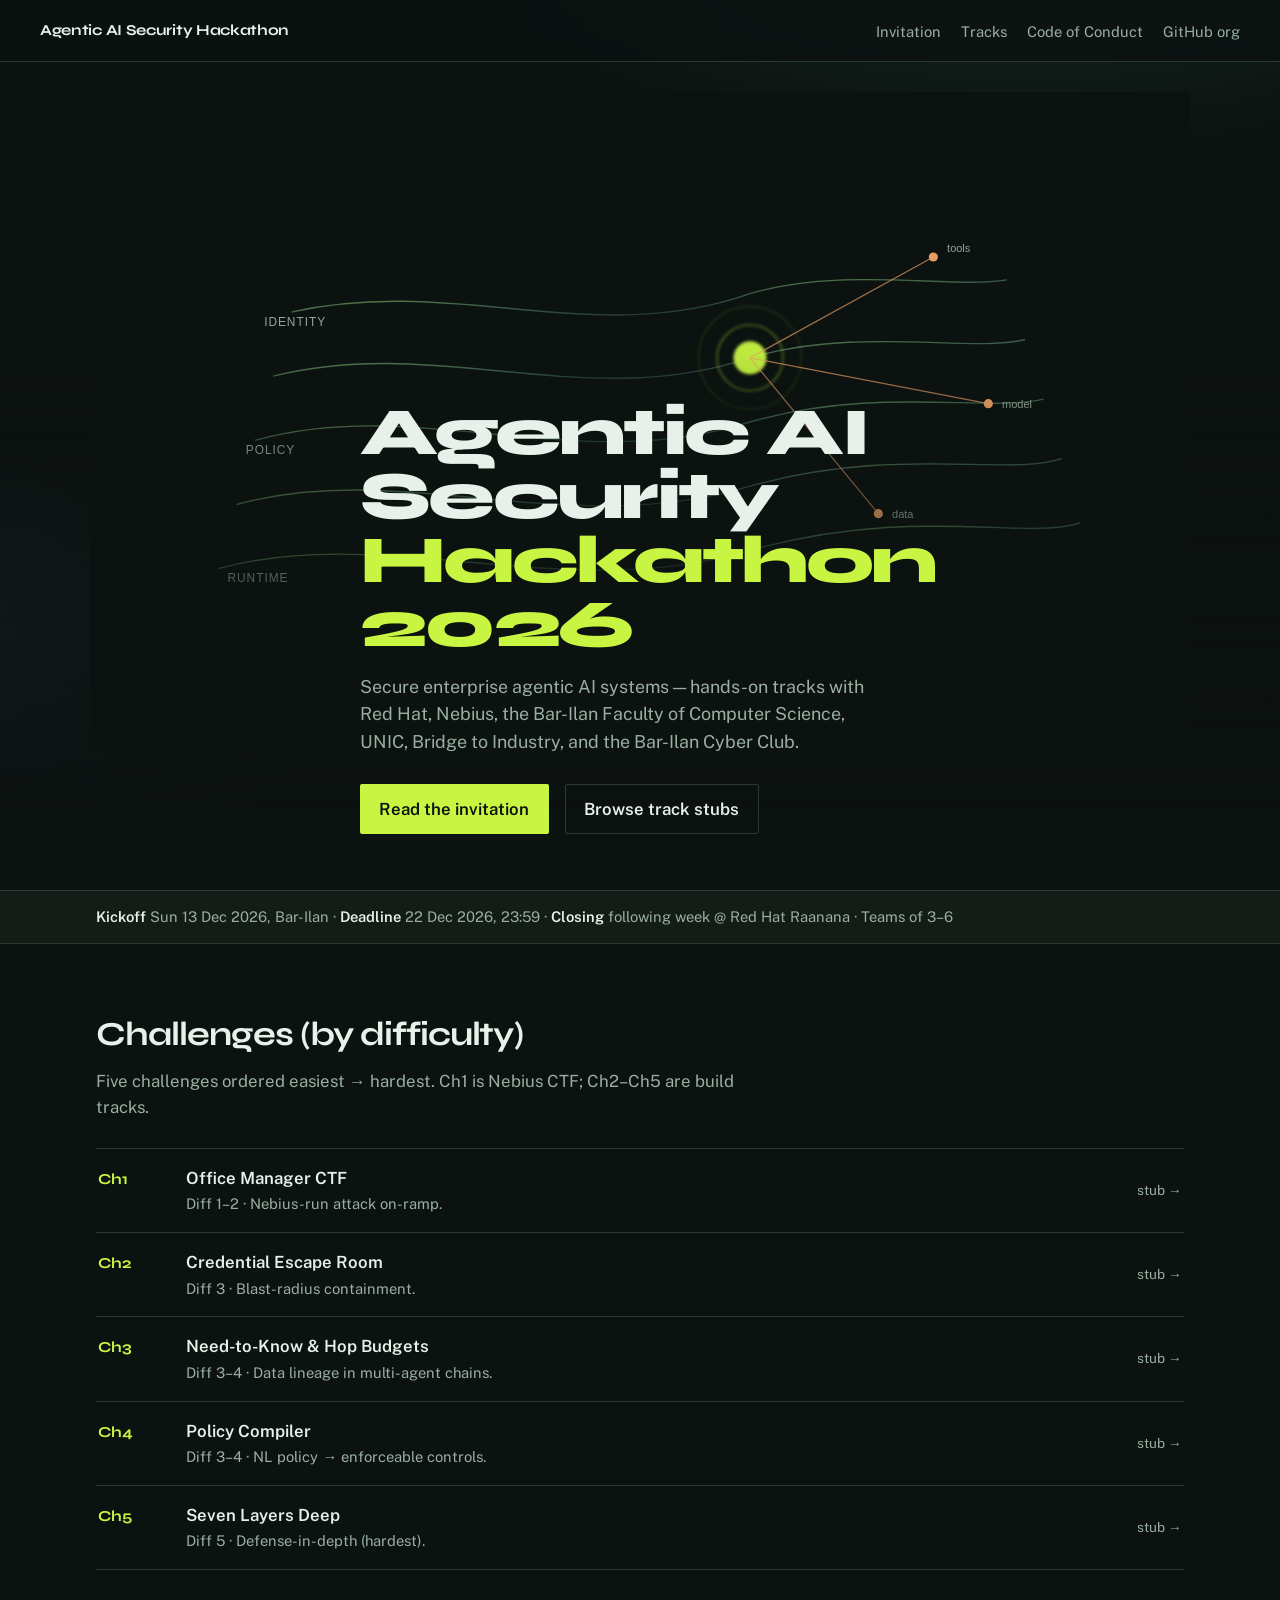
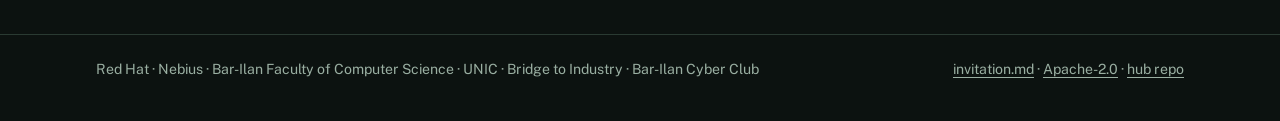
<file: docs/index.html>
<!DOCTYPE html>
<html lang="en">
<head>
  <meta charset="utf-8">
  <meta name="viewport" content="width=device-width, initial-scale=1">
  <title>Agentic AI Security Hackathon 2026</title>
  <meta name="description" content="Kickoff 13 Dec 2026 · deadline 22 Dec · Red Hat + Nebius · Bar-Ilan. Invitation and challenge stubs.">
  <link rel="preconnect" href="https://fonts.googleapis.com">
  <link rel="preconnect" href="https://fonts.gstatic.com" crossorigin>
  <link href="https://fonts.googleapis.com/css2?family=Public+Sans:wght@400;600;700&family=Syne:wght@700;800&display=swap" rel="stylesheet">
  <link rel="stylesheet" href="assets/site.css">
</head>
<body>
  <nav class="site-nav" aria-label="Primary">
    <a class="brand" href="./">Agentic AI Security Hackathon</a>
    <ul class="links">
      <li><a href="invitation.html">Invitation</a></li>
      <li><a href="tracks/">Tracks</a></li>
      <li><a href="https://github.com/agentic-ai-security-biu-2026/hackathon-hub/blob/main/CODE_OF_CONDUCT.md">Code of Conduct</a></li>
      <li><a href="https://github.com/agentic-ai-security-biu-2026">GitHub org</a></li>
    </ul>
  </nav>

  <header class="hero">
    <div class="hero-visual" aria-hidden="true"></div>
    <div class="hero-copy wrap">
      <h1 class="hero-brand">Agentic AI<br>Security<span>Hackathon 2026</span></h1>
      <p class="hero-lead">Secure enterprise agentic AI systems — hands-on tracks with Red Hat, Nebius, the Bar-Ilan Faculty of Computer Science, UNIC, Bridge to Industry, and the Bar-Ilan Cyber Club.</p>
      <div class="cta-row">
        <a class="btn btn-primary" href="invitation.html">Read the invitation</a>
        <a class="btn btn-ghost" href="tracks/">Browse track stubs</a>
      </div>
    </div>
  </header>

  <div class="meta-strip">
    <div class="wrap">
      <strong>Kickoff</strong> Sun 13 Dec 2026, Bar-Ilan
      · <strong>Deadline</strong> 22 Dec 2026, 23:59
      · <strong>Closing</strong> following week @ Red Hat Raanana
      · Teams of 3–6
    </div>
  </div>

  <main>
    <section class="section wrap" id="tracks-preview" aria-labelledby="tracks-heading">
      <h2 id="tracks-heading">Challenges (by difficulty)</h2>
      <p class="lede">Five challenges ordered easiest → hardest. Ch1 is Nebius CTF; Ch2–Ch5 are build tracks.</p>
      <ul class="track-list">
        <li>
          <a href="tracks/?src=starter-ch1-office-manager.md">
            <span class="id">Ch1</span>
            <span>
              <span class="title">Office Manager CTF</span>
              <p class="blurb">Diff 1–2 · Nebius-run attack on-ramp.</p>
            </span>
            <span class="go">stub →</span>
          </a>
        </li>
        <li>
          <a href="tracks/?src=starter-ch2-credential-escape.md">
            <span class="id">Ch2</span>
            <span>
              <span class="title">Credential Escape Room</span>
              <p class="blurb">Diff 3 · Blast-radius containment.</p>
            </span>
            <span class="go">stub →</span>
          </a>
        </li>
        <li>
          <a href="tracks/?src=starter-ch3-hop-budgets.md">
            <span class="id">Ch3</span>
            <span>
              <span class="title">Need-to-Know &amp; Hop Budgets</span>
              <p class="blurb">Diff 3–4 · Data lineage in multi-agent chains.</p>
            </span>
            <span class="go">stub →</span>
          </a>
        </li>
        <li>
          <a href="tracks/?src=starter-ch4-policy-compiler.md">
            <span class="id">Ch4</span>
            <span>
              <span class="title">Policy Compiler</span>
              <p class="blurb">Diff 3–4 · NL policy → enforceable controls.</p>
            </span>
            <span class="go">stub →</span>
          </a>
        </li>
        <li>
          <a href="tracks/?src=starter-ch5-seven-layers.md">
            <span class="id">Ch5</span>
            <span>
              <span class="title">Seven Layers Deep</span>
              <p class="blurb">Diff 5 · Defense-in-depth (hardest).</p>
            </span>
            <span class="go">stub →</span>
          </a>
        </li>
      </ul>
    </section>
  </main>

  <footer class="site-footer">
    <div class="wrap">
      <span>Red Hat · Nebius · Bar-Ilan Faculty of Computer Science · UNIC · Bridge to Industry · Bar-Ilan Cyber Club</span>
      <span>
        <a href="invitation-en.md">invitation.md</a>
        ·
        <a href="https://github.com/agentic-ai-security-biu-2026/hackathon-hub/blob/main/LICENSING.md">Apache-2.0</a>
        ·
        <a href="https://github.com/agentic-ai-security-biu-2026/hackathon-hub">hub repo</a>
      </span>
    </div>
  </footer>
</body>
</html>
</file>
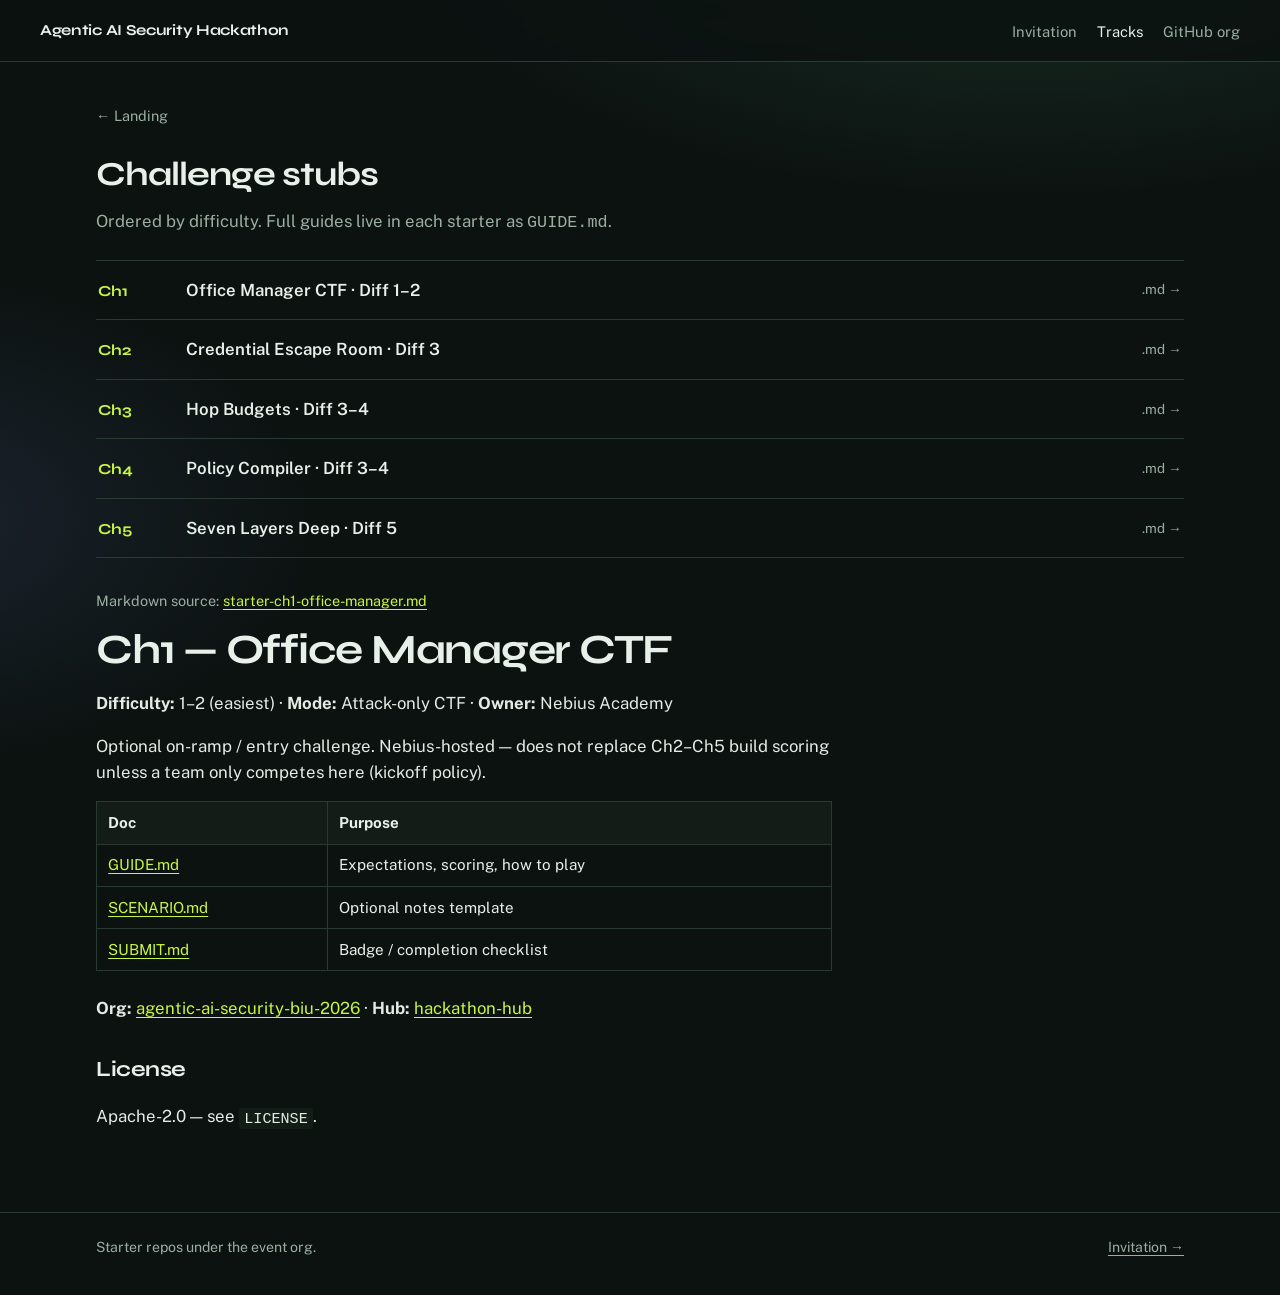
<file: docs/tracks/index.html>
<!DOCTYPE html>
<html lang="en">
<head>
  <meta charset="utf-8">
  <meta name="viewport" content="width=device-width, initial-scale=1">
  <title>Tracks — Agentic AI Security Hackathon 2026</title>
  <link rel="preconnect" href="https://fonts.googleapis.com">
  <link rel="preconnect" href="https://fonts.gstatic.com" crossorigin>
  <link href="https://fonts.googleapis.com/css2?family=Public+Sans:wght@400;600;700&family=Syne:wght@700;800&display=swap" rel="stylesheet">
  <link rel="stylesheet" href="../assets/site.css">
</head>
<body>
  <nav class="site-nav" aria-label="Primary">
    <a class="brand" href="../">Agentic AI Security Hackathon</a>
    <ul class="links">
      <li><a href="../invitation.html">Invitation</a></li>
      <li><a href="./" aria-current="page">Tracks</a></li>
      <li><a href="https://github.com/agentic-ai-security-biu-2026">GitHub org</a></li>
    </ul>
  </nav>
  <main class="doc-page wrap">
    <a class="back" href="../">← Landing</a>
    <h1 style="font-family:var(--font-display);letter-spacing:-0.03em;margin:0 0 0.5rem;">Challenge stubs</h1>
    <p style="color:var(--muted);margin:0 0 1.5rem;max-width:40rem;">Ordered by difficulty. Full guides live in each starter as <code>GUIDE.md</code>.</p>
    <ul class="track-list" id="track-picker" style="margin-bottom:2rem;">
      <li><a href="?src=starter-ch1-office-manager.md"><span class="id">Ch1</span><span class="title">Office Manager CTF · Diff 1–2</span><span class="go">.md →</span></a></li>
      <li><a href="?src=starter-ch2-credential-escape.md"><span class="id">Ch2</span><span class="title">Credential Escape Room · Diff 3</span><span class="go">.md →</span></a></li>
      <li><a href="?src=starter-ch3-hop-budgets.md"><span class="id">Ch3</span><span class="title">Hop Budgets · Diff 3–4</span><span class="go">.md →</span></a></li>
      <li><a href="?src=starter-ch4-policy-compiler.md"><span class="id">Ch4</span><span class="title">Policy Compiler · Diff 3–4</span><span class="go">.md →</span></a></li>
      <li><a href="?src=starter-ch5-seven-layers.md"><span class="id">Ch5</span><span class="title">Seven Layers Deep · Diff 5</span><span class="go">.md →</span></a></li>
    </ul>
    <p id="source-link" style="font-size:0.9rem;color:var(--muted);"></p>
    <article id="md-root" aria-live="polite"></article>
  </main>
  <footer class="site-footer"><div class="wrap"><span>Starter repos under the event org.</span><a href="../invitation.html">Invitation →</a></div></footer>
  <script src="../assets/md.js"></script>
  <script>
    (function () {
      var allowed = {
        "starter-ch1-office-manager.md": true,
        "starter-ch2-credential-escape.md": true,
        "starter-ch3-hop-budgets.md": true,
        "starter-ch4-policy-compiler.md": true,
        "starter-ch5-seven-layers.md": true
      };
      var src = new URLSearchParams(location.search).get("src") || "starter-ch1-office-manager.md";
      if (!allowed[src]) src = "starter-ch1-office-manager.md";
      document.querySelectorAll("#track-picker a").forEach(function (a) {
        if (a.getAttribute("href") === "?src=" + src) a.setAttribute("aria-current", "page");
      });
      document.getElementById("source-link").innerHTML = 'Markdown source: <a href="' + src + '">' + src + "</a>";
      HubMD.mount(document.getElementById("md-root"), src);
    })();
  </script>
</body>
</html>
</file>
<file: docs/assets/site.css>
:root {
  --bg: #0c1210;
  --bg-elev: #141c18;
  --ink: #e8f0ea;
  --muted: #9aafa2;
  --line: #2a3a32;
  --accent: #c8f542;
  --accent-ink: #0c1210;
  --warm: #f0a56a;
  --font-display: "Syne", "Segoe UI", sans-serif;
  --font-body: "Public Sans", "Segoe UI", sans-serif;
  --max: 68rem;
  --pad: clamp(1.25rem, 4vw, 2.5rem);
}

*,
*::before,
*::after {
  box-sizing: border-box;
}

html {
  scroll-behavior: smooth;
}

body {
  margin: 0;
  min-height: 100vh;
  font-family: var(--font-body);
  font-size: 1.05rem;
  line-height: 1.55;
  color: var(--ink);
  background:
    radial-gradient(1200px 600px at 80% -10%, #1a3328 0%, transparent 55%),
    radial-gradient(900px 500px at -10% 40%, #1c2430 0%, transparent 50%),
    var(--bg);
}

a {
  color: var(--accent);
  text-underline-offset: 0.18em;
}

a:hover {
  color: #e8ff8a;
}

img {
  max-width: 100%;
  display: block;
}

.wrap {
  width: min(var(--max), 100% - 2 * var(--pad));
  margin-inline: auto;
}

.site-nav {
  display: flex;
  flex-wrap: wrap;
  gap: 0.75rem 1.5rem;
  align-items: center;
  justify-content: space-between;
  padding: 1.1rem var(--pad);
  border-bottom: 1px solid var(--line);
  background: color-mix(in srgb, var(--bg) 82%, transparent);
  backdrop-filter: blur(10px);
  position: sticky;
  top: 0;
  z-index: 10;
}

.site-nav .brand {
  font-family: var(--font-display);
  font-weight: 700;
  letter-spacing: -0.02em;
  color: var(--ink);
  text-decoration: none;
  font-size: 0.95rem;
}

.site-nav .links {
  display: flex;
  flex-wrap: wrap;
  gap: 0.85rem 1.25rem;
  list-style: none;
  margin: 0;
  padding: 0;
}

.site-nav .links a {
  color: var(--muted);
  text-decoration: none;
  font-size: 0.92rem;
}

.site-nav .links a:hover,
.site-nav .links a[aria-current="page"] {
  color: var(--ink);
}

/* Hero: one composition */
.hero {
  position: relative;
  min-height: min(92vh, 52rem);
  display: grid;
  align-items: end;
  overflow: hidden;
  isolation: isolate;
}

.hero-visual {
  position: absolute;
  inset: 0;
  z-index: -1;
  background:
    linear-gradient(180deg, transparent 35%, var(--bg) 92%),
    url("hero.svg") center 18% / min(1100px, 140%) no-repeat;
  opacity: 0.95;
}

.hero-copy {
  padding: clamp(4rem, 12vh, 7rem) var(--pad) 3.5rem;
  max-width: 40rem;
  animation: rise 0.9s ease-out both;
}

.hero-brand {
  font-family: var(--font-display);
  font-weight: 800;
  font-size: clamp(2.4rem, 6.5vw, 4.2rem);
  line-height: 0.95;
  letter-spacing: -0.04em;
  margin: 0 0 1rem;
}

.hero-brand span {
  display: block;
  color: var(--accent);
}

.hero-lead {
  margin: 0 0 1.75rem;
  color: var(--muted);
  font-size: 1.12rem;
  max-width: 32rem;
}

.cta-row {
  display: flex;
  flex-wrap: wrap;
  gap: 0.75rem 1rem;
}

.btn {
  display: inline-flex;
  align-items: center;
  justify-content: center;
  gap: 0.4rem;
  padding: 0.7rem 1.15rem;
  border-radius: 2px;
  font-weight: 600;
  text-decoration: none;
  border: 1px solid transparent;
  transition: transform 0.2s ease, background 0.2s ease, border-color 0.2s ease;
}

.btn:hover {
  transform: translateY(-1px);
}

.btn-primary {
  background: var(--accent);
  color: var(--accent-ink);
}

.btn-primary:hover {
  color: var(--accent-ink);
  background: #e8ff8a;
}

.btn-ghost {
  border-color: var(--line);
  color: var(--ink);
  background: transparent;
}

.btn-ghost:hover {
  border-color: var(--muted);
  color: var(--ink);
}

.meta-strip {
  border-block: 1px solid var(--line);
  background: var(--bg-elev);
  padding: 0.9rem var(--pad);
  font-size: 0.92rem;
  color: var(--muted);
  animation: fade 1.1s ease-out both;
}

.meta-strip strong {
  color: var(--ink);
  font-weight: 600;
}

.section {
  padding: clamp(2.5rem, 6vw, 4rem) 0;
}

.section h2 {
  font-family: var(--font-display);
  font-size: clamp(1.6rem, 3vw, 2.1rem);
  letter-spacing: -0.03em;
  margin: 0 0 0.5rem;
}

.section .lede {
  margin: 0 0 1.75rem;
  color: var(--muted);
  max-width: 40rem;
}

.track-list {
  list-style: none;
  margin: 0;
  padding: 0;
  border-top: 1px solid var(--line);
}

.track-list li {
  border-bottom: 1px solid var(--line);
}

.track-list a {
  display: grid;
  grid-template-columns: 4.5rem 1fr auto;
  gap: 0.75rem 1rem;
  align-items: baseline;
  padding: 1rem 0.15rem;
  text-decoration: none;
  color: inherit;
  transition: background 0.2s ease;
}

.track-list a:hover {
  background: color-mix(in srgb, var(--accent) 6%, transparent);
}

.track-list .id {
  font-family: var(--font-display);
  font-weight: 700;
  color: var(--accent);
  font-size: 0.95rem;
}

.track-list .title {
  font-weight: 600;
}

.track-list .blurb {
  grid-column: 2;
  color: var(--muted);
  font-size: 0.92rem;
  margin: 0.15rem 0 0;
}

.track-list .go {
  color: var(--muted);
  font-size: 0.85rem;
  align-self: center;
}

.doc-page {
  padding: 2.5rem 0 4rem;
  animation: rise 0.55s ease-out both;
}

.doc-page .back {
  display: inline-block;
  margin-bottom: 1.25rem;
  color: var(--muted);
  text-decoration: none;
  font-size: 0.9rem;
}

.doc-page .back:hover {
  color: var(--accent);
}

#md-root {
  max-width: 46rem;
}

#md-root h1 {
  font-family: var(--font-display);
  font-size: clamp(1.8rem, 4vw, 2.6rem);
  letter-spacing: -0.03em;
  line-height: 1.1;
  margin: 0 0 1rem;
}

#md-root h2 {
  font-family: var(--font-display);
  font-size: 1.35rem;
  margin: 2rem 0 0.75rem;
  letter-spacing: -0.02em;
}

#md-root p,
#md-root li {
  color: color-mix(in srgb, var(--ink) 92%, var(--muted));
}

#md-root table {
  width: 100%;
  border-collapse: collapse;
  font-size: 0.95rem;
  margin: 1rem 0 1.5rem;
}

#md-root th,
#md-root td {
  border: 1px solid var(--line);
  padding: 0.55rem 0.7rem;
  text-align: left;
  vertical-align: top;
}

#md-root th {
  background: var(--bg-elev);
}

#md-root blockquote {
  margin: 1rem 0;
  padding: 0.6rem 1rem;
  border-left: 3px solid var(--warm);
  color: var(--muted);
  background: color-mix(in srgb, var(--warm) 8%, transparent);
}

#md-root hr {
  border: 0;
  border-top: 1px solid var(--line);
  margin: 1.75rem 0;
}

#md-root code {
  font-size: 0.9em;
  background: var(--bg-elev);
  padding: 0.1em 0.35em;
  border-radius: 2px;
}

.site-footer {
  border-top: 1px solid var(--line);
  padding: 1.5rem var(--pad) 2.5rem;
  color: var(--muted);
  font-size: 0.88rem;
}

.site-footer .wrap {
  display: flex;
  flex-wrap: wrap;
  gap: 0.75rem 1.5rem;
  justify-content: space-between;
}

.site-footer a {
  color: var(--muted);
}

.site-footer a:hover {
  color: var(--accent);
}

@keyframes rise {
  from {
    opacity: 0;
    transform: translateY(18px);
  }
  to {
    opacity: 1;
    transform: none;
  }
}

@keyframes fade {
  from {
    opacity: 0;
  }
  to {
    opacity: 1;
  }
}

@media (max-width: 640px) {
  .track-list a {
    grid-template-columns: 3.2rem 1fr;
  }

  .track-list .go {
    display: none;
  }

  .track-list .blurb {
    grid-column: 1 / -1;
  }
}
</file>
